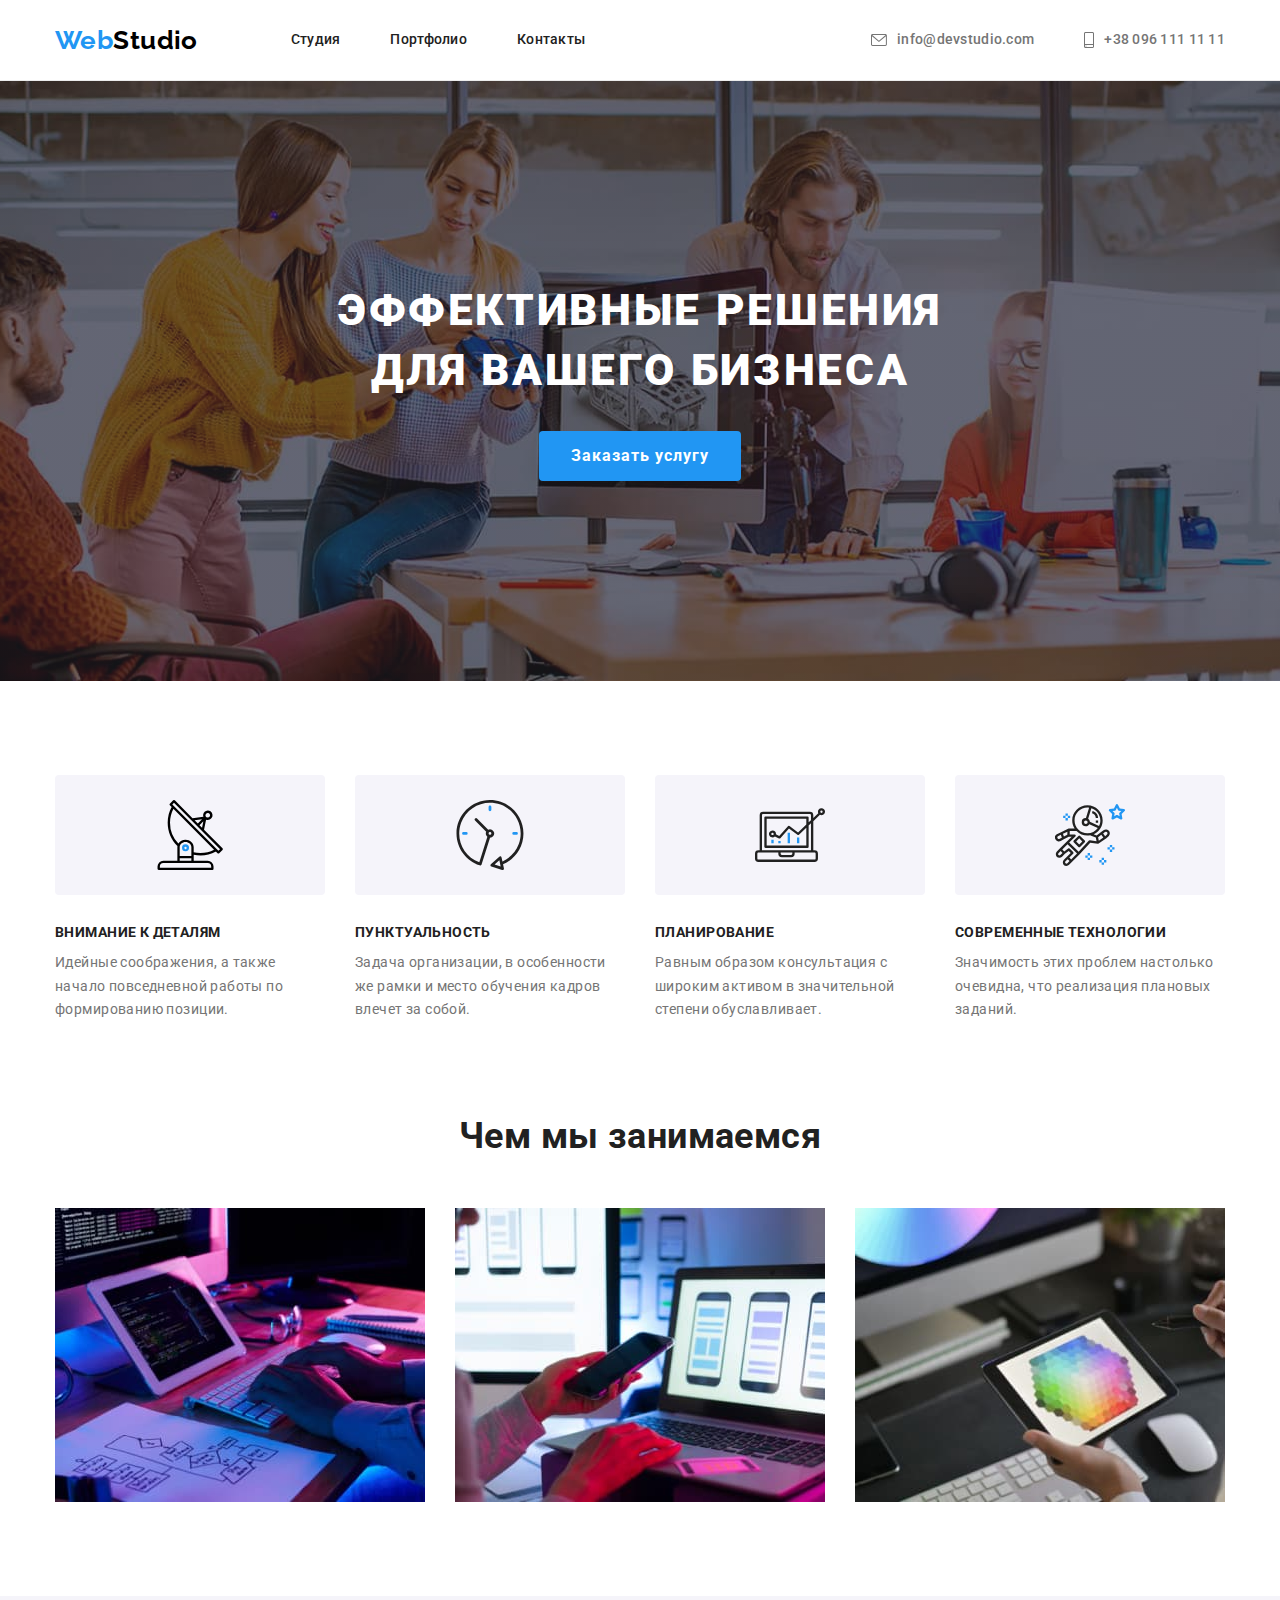
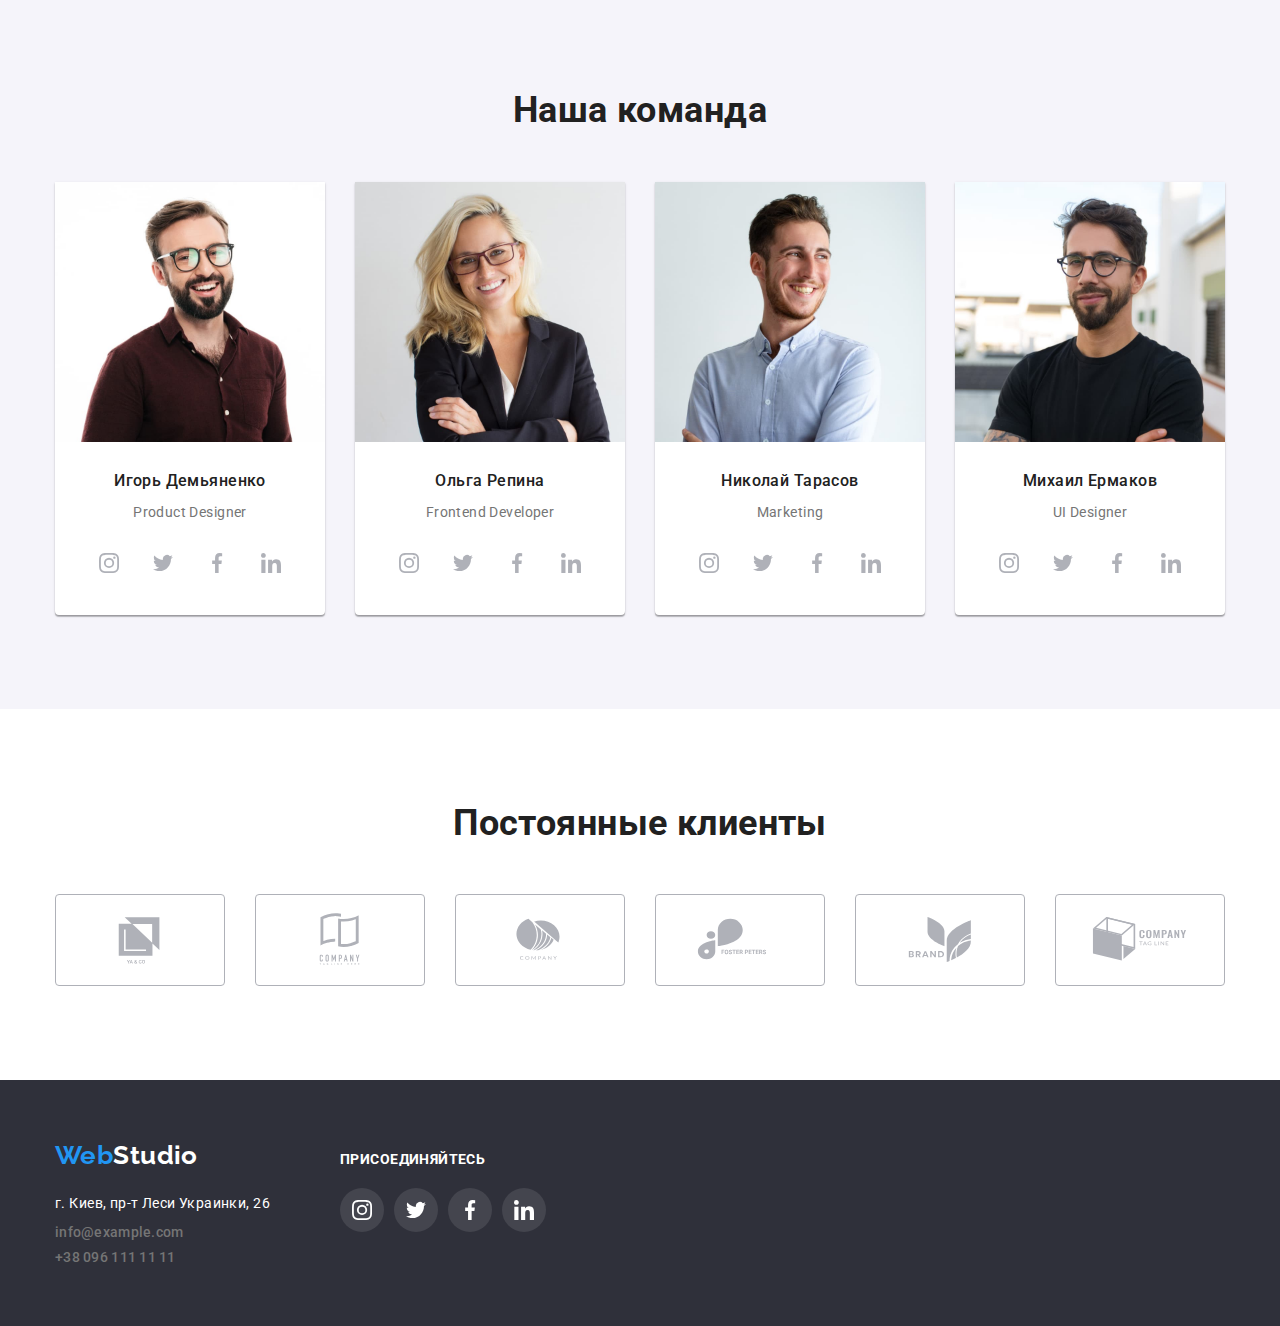
<file: index.html>
<!DOCTYPE html>
<html lang="ru">
  <head>
    <meta charset="UTF-8" />
    <meta http-equiv="X-UA-Compatible" content="IE=edge" />
    <meta name="viewport" content="width=device-width, initial-scale=1.0" />
    <link rel="preconnect" href="https://fonts.gstatic.com" crossorigin />
    <link
      href="https://fonts.googleapis.com/css2?family=Raleway:wght@700&family=Roboto:wght@400;500;700;900&display=swap"
      rel="stylesheet"
    />
    <link
      rel="stylesheet"
      href="https://cdnjs.cloudflare.com/ajax/libs/modern-normalize/1.1.0/modern-normalize.min.css"
    />
    <link rel="stylesheet" href="./css/style.css" />
    <title>WebStudio</title>
  </head>

  <body>
    <header class="header">
      <div class="container">
        <nav class="head-nav">
          <a class="logo" href="./index.html">Web<span class="logo-color">Studio</span></a>

          <ul class="header-list">
            <li class="item"><a class="nav-head-link" href="./index.html">Студия</a></li>
            <li class="item"><a class="nav-head-link" href="./portfolio.html">Портфолио</a></li>
            <li class="item"><a class="nav-head-link" href="">Контакты</a></li>
          </ul>
         </nav>
        <ul class="header-address">
          <li class="item">
            <a class="address" href="mailto:info@devstudio.com">
              <svg class="address-icon-mail" width="16" height="12">
                <use href="./img/icons.svg#icon-mail"></use>
              </svg>
             info@devstudio.com
            </a>
          </li>
          <li class="item icon-phone">
            <a class="address" href="tel:+380961111111">
              <svg class="address-icon-phone" width="10" height="16">
                <use href="./img/icons.svg#icon-smartphone"></use>
              </svg>
              +38 096 111 11 11</a>
          </li>
        </ul>
      </div>
    </header>
    <main>
      <section class="section-hero">
        <div class="container">
          <h1 class="section-hero-title">
            Эффективные решения<br />
            для вашего бизнеса
          </h1>
          <button class="section-hero-button" type="button">Заказать услугу</button>
        </div>
      </section>

      <section class="section-slogans section"> 
        <div class="container">
            <h2 class="vis-hid">Our slogans</h2>
           <ul class="what-doing-list">
            <li class="item">
              <div class="slog-item">
                <svg class="slog-icon-one">
                <use href="./img/icons.svg#icon-slog-one"></use>
                </svg>
              </div> 
              <h3 class="what-doing-title">Внимание к деталям</h2>
              <p class="text">
                Идейные соображения, а также начало повседневной работы по формированию позиции.
              </p>
            </li>
            <li class="item">
              <div class="slog-item">
                <svg class="slog-icon-one">
                <use href="./img/icons.svg#icon-slog-two"></use>
                </svg>
              </div>            
              <h3 class="what-doing-title">Пунктуальность</h2>
              <p class="text">
                Задача организации, в особенности же рамки и место обучения кадров влечет за собой.
              </p>             
            </li>
            <li class="item">
              <div class="slog-item">
                <svg class="slog-icon-one">
                <use href="./img/icons.svg#icon-slog-three"></use>
                </svg>
              </div> 
              <h3 class="what-doing-title">Планирование</h2>
              <p class="text">
                Равным образом консультация с широким активом в значительной степени обуславливает.
              </p>            
            </li>
            <li class="item"> 
              <div class="slog-item">
                <svg class="slog-icon-one">
                <use href="./img/icons.svg#icon-slog-four"></use>
                </svg>
              </div>      
              <h3 class="what-doing-title">Современные технологии</h2>
              <p class="text">Значимость этих проблем настолько очевидна, что реализация плановых заданий.</p>
            </li>
          </ul>
        
      </section>

      <section class="section-what-doing section">
        <div class="container">
         

          <h2 class="biggest-title">Чем мы занимаемся</h2>
          <ul class="work-process-fotos">
            <li class="item">
              <img
                src="./img/doing-section/img.jpg"
                width="370"
                height="294"
                alt="формирование скелета проекта"
              />
            </li>
            <li class="item">
              <img
                src="./img/doing-section/img1.jpg"
                width="370"
                height="294"
                alt="адаптация проекта"
              />
            </li>
            <li class="item">
              <img
                src="./img/doing-section/img2.jpg"
                width="370"
                height="294"
                alt="дизайн проекта"
              />
            </li>
          </ul>
        </div>
      </section>

      <section class="our-team section">
        <div class="container">
          <h2 class="biggest-title">Наша команда</h2>
          <ul class="list">
            <li class="our-team-card">
              <img
                src="./img/our-team/img4.jpg"
                width="270"
                height="260"
                alt="фотография члена команды 1"
              />
              <div class="under-card">
                <h3 class="our-team-names">Игорь Демьяненко</h4>
                <p class="position">Product Designer</p>
                <ul class="social-media-list">
                  <li class="item"><a class="our-social-media" href="" aria-label="ссылка на социальную сеть">
                    <svg   width="20" height="20">
                      <use href="./img/icons.svg#icon-instagram">
                      </use>
                    </svg></a>
                  </li>
                  <li class="item">
                      <a class="our-social-media" href="" aria-label="ссылка на социальную сеть">
                    <svg   width="20" height="20">
                      <use href="./img/icons.svg#icon-twit">
                      </use>
                    </svg></a>
                  </li>
                  <li class="item">
                    <a class="our-social-media" href="" aria-label="ссылка на социальную сеть">
                    <svg   width="20" height="20" >
                      <use href="./img/icons.svg#icon-facebook">
                      </use>
                    </svg></a>
                  </li>
                  <li class="item">
                     <a class="our-social-media" href="" aria-label="ссылка на социальную сеть">
                    <svg   width="20" height="20" >
                      <use href="./img/icons.svg#icon-linkedin">
                      </use>
                    </svg></a>
                  </li>
                </ul>
              </div>  
            </li>
            <li class="our-team-card">
              <img
                src="./img/our-team/img5.jpg"
                width="270"
                height="260"
                alt="фотография члена команды 2"
              />
              <div class="under-card">
                <h3 class="our-team-names">Ольга Репина</h4>
                <p class="position">Frontend Developer</p>
                <ul class="social-media-list">
                  <li class="item"><a class="our-social-media" href="" aria-label="ссылка на социальную сеть">
                    <svg   width="20" height="20">
                      <use href="./img/icons.svg#icon-instagram">
                      </use>
                    </svg></a>
                  </li>
                  <li class="item">
                      <a class="our-social-media" href="" aria-label="ссылка на социальную сеть">
                    <svg   width="20" height="20">
                      <use href="./img/icons.svg#icon-twit">
                      </use>
                    </svg></a>
                  </li>
                  <li class="item">
                    <a class="our-social-media" href="" aria-label="ссылка на социальную сеть">
                    <svg   width="20" height="20" >
                      <use href="./img/icons.svg#icon-facebook">
                      </use>
                    </svg></a>
                  </li>
                  <li class="item">
                     <a class="our-social-media" href="" aria-label="ссылка на социальную сеть">
                    <svg   width="20" height="20" >
                      <use href="./img/icons.svg#icon-linkedin">
                      </use>
                    </svg></a>
                  </li>
                </ul>
              </div>       
            </li>
            <li class="our-team-card">
              <img
                src="./img/our-team/img6.jpg"
                width="270"
                height="260"
                alt="фотография члена команды 3"
              />
              <div class="under-card">
                <h3 class="our-team-names">Николай Тарасов</h4>
                <p class="position">Marketing</p>
                <ul class="social-media-list">
                  <li class="item"><a class="our-social-media" href="" aria-label="ссылка на социальную сеть">
                    <svg   width="20" height="20">
                      <use href="./img/icons.svg#icon-instagram">
                      </use>
                    </svg></a>
                  </li>
                  <li class="item">
                      <a class="our-social-media" href="" aria-label="ссылка на социальную сеть">
                    <svg   width="20" height="20">
                      <use href="./img/icons.svg#icon-twit">
                      </use>
                    </svg></a>
                  </li>
                  <li class="item">
                    <a class="our-social-media" href="" aria-label="ссылка на социальную сеть">
                    <svg   width="20" height="20" >
                      <use href="./img/icons.svg#icon-facebook">
                      </use>
                    </svg></a>
                  </li>
                  <li class="item">
                     <a class="our-social-media" href="" aria-label="ссылка на социальную сеть">
                    <svg   width="20" height="20" >
                      <use href="./img/icons.svg#icon-linkedin">
                      </use>
                    </svg></a>
                  </li>
                </ul>
              </div>  
            </li>
            <li class="our-team-card">
              <img
                src="./img/our-team/img7.jpg"
                width="270"
                height="260"
                alt="фотография члена команды 4"
              />
                <div class="under-card">
                <h3 class="our-team-names">Михаил Ермаков</h4>
                <p class="position">UI Designer</p>
                <ul class="social-media-list">
                  <li class="item"><a class="our-social-media" href="" aria-label="ссылка на социальную сеть">
                    <svg   width="20" height="20">
                      <use href="./img/icons.svg#icon-instagram">
                      </use>
                    </svg></a>
                  </li>
                  <li class="item">
                      <a class="our-social-media" href="" aria-label="ссылка на социальную сеть">
                    <svg   width="20" height="20">
                      <use href="./img/icons.svg#icon-twit">
                      </use>
                    </svg></a>
                  </li>
                  <li class="item">
                    <a class="our-social-media" href="" aria-label="ссылка на социальную сеть">
                    <svg   width="20" height="20" >
                      <use href="./img/icons.svg#icon-facebook">
                      </use>
                    </svg></a>
                  </li>
                  <li class="item">
                     <a class="our-social-media" href="" aria-label="ссылка на социальную сеть">
                    <svg   width="20" height="20" >
                      <use href="./img/icons.svg#icon-linkedin">
                      </use>
                    </svg></a>
                  </li>
                </ul>
                </div>  
              </li>
          </ul>
        </div>
      </section>

      <section class="our-clients-section">
        <div class="container">
          <h2 class="biggest-title">Постоянные клиенты</h2>
          <ul class="clients-list">
            <li class="item">
              <a class="client-link" href="" aria-label="ссылка клиента">
                <svg class="client-icon" width="106" height="60">
                  <use href="./img/icons.svg#icon-client-one"></use>
                </svg>
              </a>
            </li>
            <li class="item">
               <a class="client-link" href="" aria-label="ссылка клиента">
                <svg class="client-icon" width="106" height="60"">
                  <use href="./img/icons.svg#icon-client-two"></use>
                </svg>
              </a>
            </li>
            <li class="item">
              <a class="client-link" href="" aria-label="ссылка клиента">
                <svg class="client-icon" width="106" height="60">
                  <use href="./img/icons.svg#icon-client-three"></use>
                </svg>
              </a>
            </li>
            <li class="item">
              <a class="client-link" href="" aria-label="ссылка клиента">
                <svg class="client-icon" width="106" height="60" >
                  <use href="./img/icons.svg#icon-client-four"></use>
                </svg>
              </a>
            </li>
            <li class="item">
              <a class="client-link" href="" aria-label="ссылка клиента">
                <svg class="client-icon" width="106" height="60">
                  <use href="./img/icons.svg#icon-client-five"></use>
                </svg>
              </a>
            </li>
            <li class="item">
              <a class="client-link" href="" aria-label="ссылка клиента">
                <svg class="client-icon" width="106" height="60">
                  <use href="./img/icons.svg#icon-client-six"></use>
                </svg>
              </a>
            </li>
          </ul>


        </div>


      </section>

    </main>

    <footer class="footer">
      <div class="container footer">
        <div class="address-container">
          <a class="logo" href="./index.html">Web<span class="logo-color-footer">Studio</span></a>
        <address class="footer-address-section">
          <ul>
            <li>
              <a
                class="address-map"
                href="https://bit.ly/3pXMvUd"
                target="_blank"
                rel="noopener noreferrer"
                >г. Киев, пр-т Леси Украинки, 26</a
              >
            </li>
            <li class="address-item">
              <a class="address" href="mailto:info@devstudio.com">info@example.com</a>
            </li>
            <li class="address-item">
              <a class="address" href="tel:+380961111111">+38 096 111 11 11</a>
            </li>
          </ul>
        </address>
        </div>
        <div class="footer-social-media">
          <h5 class="foot-soc-title">присоединяйтесь</h5>
          <ul class="social-media-list">
                  <li class="item"><a class="our-social-media" href="" aria-label="ссылка на социальную сеть">
                    <svg   width="20" height="20">
                      <use href="./img/icons.svg#icon-instagram">
                      </use>
                    </svg></a>
                  </li>
                  <li class="item">
                      <a class="our-social-media" href="" aria-label="ссылка на социальную сеть">
                    <svg   width="20" height="20">
                      <use href="./img/icons.svg#icon-twit">
                      </use>
                    </svg></a>
                  </li>
                  <li class="item">
                    <a class="our-social-media" href="" aria-label="ссылка на социальную сеть">
                    <svg   width="20" height="20" >
                      <use href="./img/icons.svg#icon-facebook">
                      </use>
                    </svg></a>
                  </li>
                  <li class="item">
                     <a class="our-social-media" href="" aria-label="ссылка на социальную сеть">
                    <svg   width="20" height="20" >
                      <use href="./img/icons.svg#icon-linkedin">
                      </use>
                    </svg></a>
                  </li>
                </ul>
        </div>
      </div>
    </footer>
  </body>
</html>
</file>
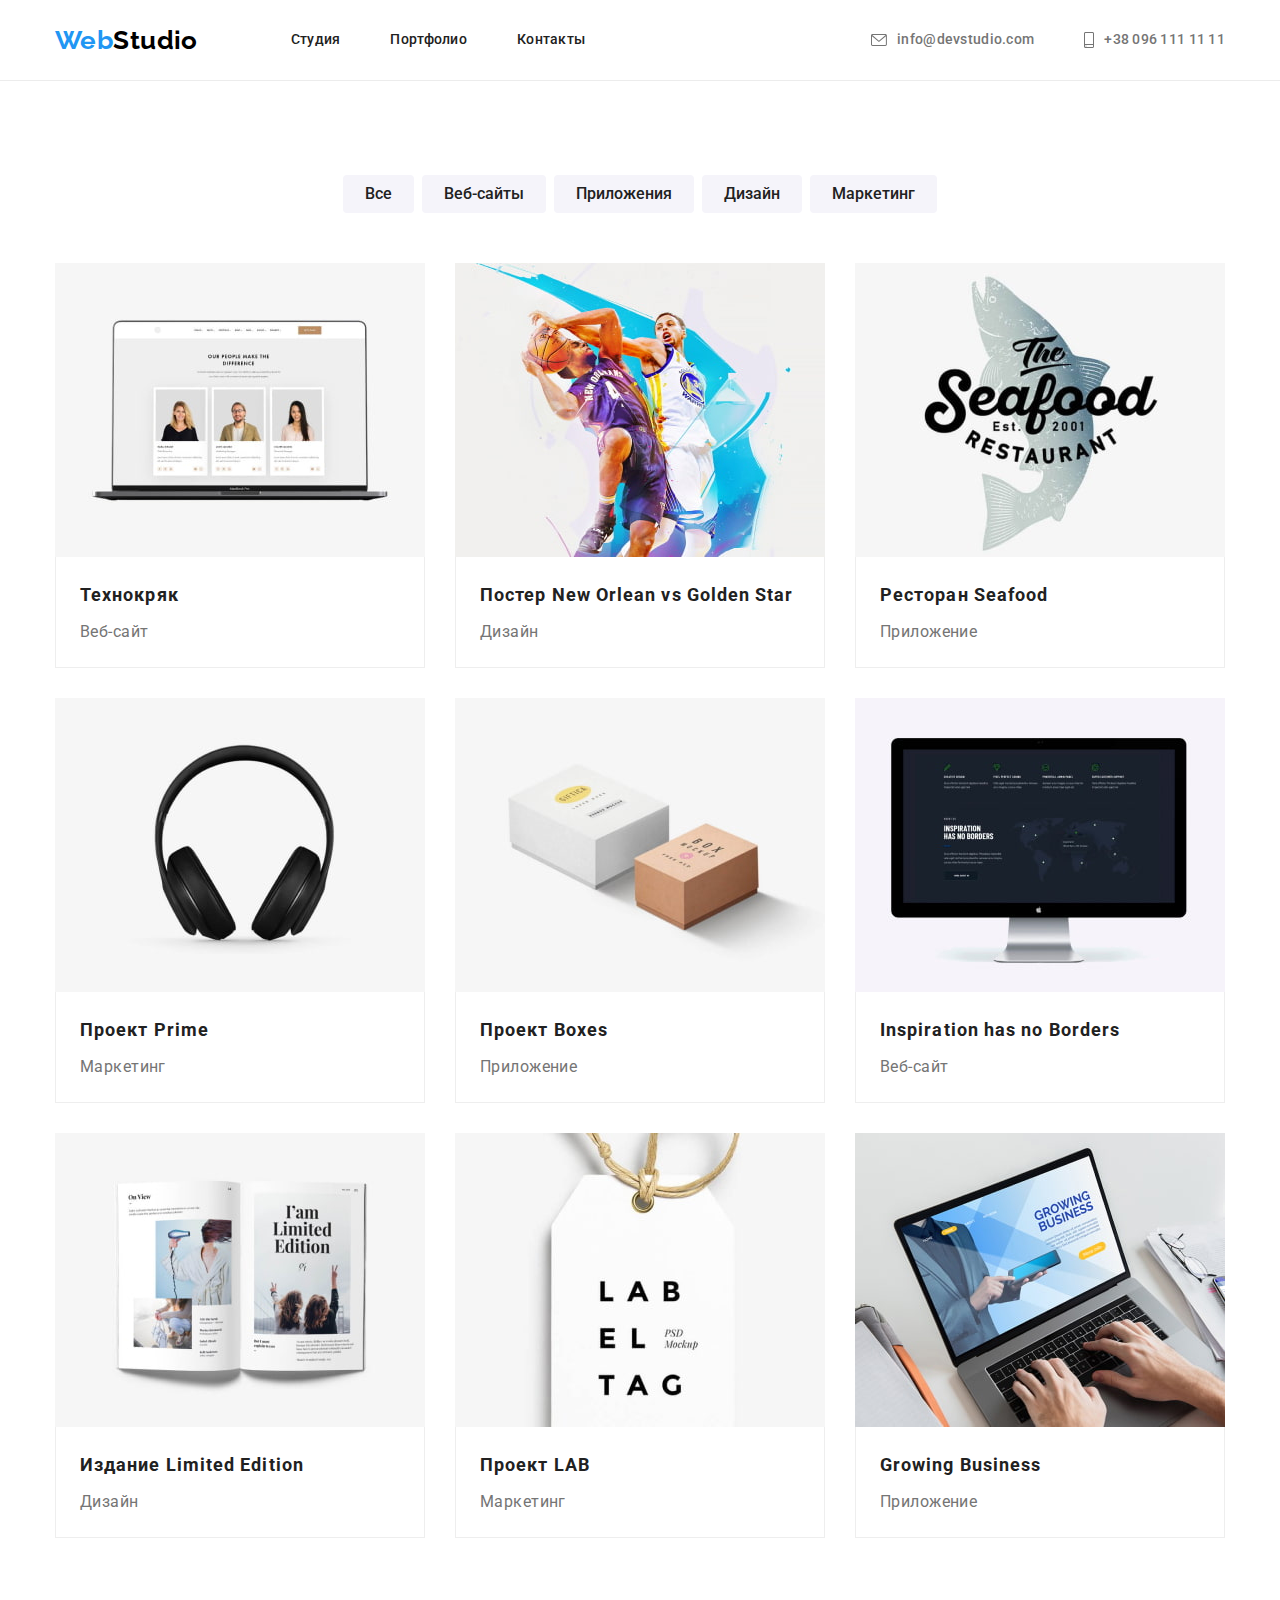
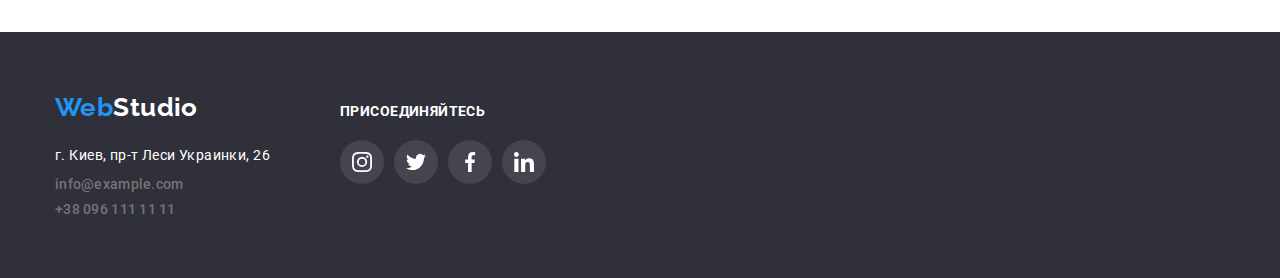
<file: portfolio.html>
<!DOCTYPE html>
<html lang="ru">
  <head>
    <meta charset="UTF-8" />
    <meta http-equiv="X-UA-Compatible" content="IE=edge" />
    <meta name="viewport" content="width=device-width, initial-scale=1.0" />
    <link
      href="https://fonts.googleapis.com/css2?family=Raleway:wght@700&family=Roboto:wght@400;500;700;900&display=swap"
      rel="stylesheet"
    />
    <link
      rel="stylesheet"
      href="https://cdnjs.cloudflare.com/ajax/libs/modern-normalize/1.1.0/modern-normalize.min.css"
    />
    <link rel="stylesheet" href="./css/style.css" />
    <title>WebStudio-Portfolio</title>
  </head>
  <body>
    <header class="header">
      <div class="container">
        <nav class="head-nav">
          <a class="logo" href="./index.html">Web<span class="logo-color">Studio</span></a>

          <ul class="header-list">
            <li class="item"><a class="nav-head-link" href="./index.html">Студия</a></li>
            <li class="item"><a class="nav-head-link" href="./portfolio.html">Портфолио</a></li>
            <li class="item"><a class="nav-head-link" href="">Контакты</a></li>
          </ul>
        </nav>
        <ul class="header-address">
          <li class="item">
            <a class="address" href="mailto:info@devstudio.com">
              <svg class="address-icon-mail" width="16" height="12">
                <use href="./img/icons.svg#icon-mail"></use>
              </svg>
              info@devstudio.com
            </a>
          </li>
          <li class="item icon-phone">
            <a class="address" href="tel:+380961111111">
              <svg class="address-icon-phone" width="10" height="16">
                <use href="./img/icons.svg#icon-smartphone"></use>
              </svg>
              +38 096 111 11 11</a
            >
          </li>
        </ul>
      </div>
    </header>
    <main>
      <section class="section">
        <div class="container">
          <h1 class="vis-hid" lang="en">Portfolio</h1>

          <ul class="buttons-list">
            <li class="item"><button class="portfolio-buttons" type="button">Все</button></li>
            <li class="item">
              <button class="portfolio-buttons" type="button">Веб-сайты</button>
            </li>
            <li class="item">
              <button class="portfolio-buttons" type="button">Приложения</button>
            </li>
            <li class="item"><button class="portfolio-buttons" type="button">Дизайн</button></li>
            <li class="item">
              <button class="portfolio-buttons" type="button">Маркетинг</button>
            </li>
          </ul>

          <ul class="portfolio-expamles">
            <li class="card">
              <a class="main-portfolio-links" href="">
                <img
                  src="./img/portfolio-exapmles/img-1.jpg"
                  alt="пример работы 1"
                  width="370"
                  height="294"
                />
                <div class="border-container">
                  <h2 class="portfolio-name-project">Технокряк</h2>
                  <p class="portfolio-what-project">Веб-сайт</p>
                </div>
              </a>
            </li>

            <li class="card">
              <a class="main-portfolio-links" href="">
                <img
                  src="./img/portfolio-exapmles/img-2.jpg"
                  alt="пример работы 2"
                  width="370"
                  height="294"
                />
                <div class="border-container">
                  <h2 class="portfolio-name-project">Постер New Orlean vs Golden Star</h2>
                  <p class="portfolio-what-project">Дизайн</p>
                </div>
              </a>
            </li>

            <li class="card">
              <a class="main-portfolio-links" href="">
                <img
                  src="./img/portfolio-exapmles/img-3.jpg"
                  alt="пример работы 3"
                  width="370"
                  height="294"
                />
                <div class="border-container">
                  <h2 class="portfolio-name-project">Ресторан Seafood</h2>
                  <p class="portfolio-what-project">Приложение</p>
                </div>
              </a>
            </li>

            <li class="card">
              <a class="main-portfolio-links" href="">
                <img
                  src="./img/portfolio-exapmles/img-4.jpg"
                  alt="пример работы 4"
                  width="370"
                  height="294"
                />
                <div class="border-container">
                  <h2 class="portfolio-name-project">Проект Prime</h2>
                  <p class="portfolio-what-project">Маркетинг</p>
                </div>
              </a>
            </li>

            <li class="card">
              <a class="main-portfolio-links" href="">
                <img
                  src="./img/portfolio-exapmles/img-5.jpg"
                  alt="пример работы 5"
                  width="370"
                  height="294"
                />
                <div class="border-container">
                  <h2 class="portfolio-name-project">Проект Boxes</h2>
                  <p class="portfolio-what-project">Приложение</p>
                </div>
              </a>
            </li>

            <li class="card">
              <a class="main-portfolio-links" href="">
                <img
                  src="./img/portfolio-exapmles/img-6.jpg"
                  alt="пример работы 6"
                  width="370"
                  height="294"
                />
                <div class="border-container">
                  <h2 class="portfolio-name-project">Inspiration has no Borders</h2>
                  <p class="portfolio-what-project">Веб-сайт</p>
                </div>
              </a>
            </li>

            <li class="card">
              <a class="main-portfolio-links" href="">
                <img
                  src="./img/portfolio-exapmles/img-7.jpg"
                  alt="пример работы 7"
                  width="370"
                  height="294"
                />
                <div class="border-container">
                  <h2 class="portfolio-name-project">Издание Limited Edition</h2>
                  <p class="portfolio-what-project">Дизайн</p>
                </div>
              </a>
            </li>

            <li class="card">
              <a class="main-portfolio-links" href="">
                <img
                  src="./img/portfolio-exapmles/img-8.jpg"
                  alt="пример работы 8"
                  width="370"
                  height="294"
                />
                <div class="border-container">
                  <h2 class="portfolio-name-project">Проект LAB</h2>
                  <p class="portfolio-what-project">Маркетинг</p>
                </div>
              </a>
            </li>

            <li class="card">
              <a class="main-portfolio-links" href="">
                <img
                  src="./img/portfolio-exapmles/img-9.jpg"
                  alt="пример работы 9"
                  width="370"
                  height="294"
                />
                <div class="border-container">
                  <h2 class="portfolio-name-project">Growing Business</h2>
                  <p class="portfolio-what-project">Приложение</p>
                </div>
              </a>
            </li>
          </ul>
        </div>
      </section>
    </main>

    <footer class="footer">
      <div class="container footer">
        <div class="address-container">
          <a class="logo" href="./index.html">Web<span class="logo-color-footer">Studio</span></a>
          <address class="footer-address-section">
            <ul>
              <li>
                <a
                  class="address-map"
                  href="https://bit.ly/3pXMvUd"
                  target="_blank"
                  rel="noopener noreferrer"
                  >г. Киев, пр-т Леси Украинки, 26</a
                >
              </li>
              <li class="address-item">
                <a class="address" href="mailto:info@devstudio.com">info@example.com</a>
              </li>
              <li class="address-item">
                <a class="address" href="tel:+380961111111">+38 096 111 11 11</a>
              </li>
            </ul>
          </address>
        </div>
        <div class="footer-social-media">
          <h5 class="foot-soc-title">присоединяйтесь</h5>
          <ul class="social-media-list">
            <li class="item">
              <a class="our-social-media" href="" aria-label="ссылка на социальную сеть">
                <svg width="20" height="20">
                  <use href="./img/icons.svg#icon-instagram"></use></svg
              ></a>
            </li>
            <li class="item">
              <a class="our-social-media" href="" aria-label="ссылка на социальную сеть">
                <svg width="20" height="20">
                  <use href="./img/icons.svg#icon-twit"></use></svg
              ></a>
            </li>
            <li class="item">
              <a class="our-social-media" href="" aria-label="ссылка на социальную сеть">
                <svg width="20" height="20">
                  <use href="./img/icons.svg#icon-facebook"></use></svg
              ></a>
            </li>
            <li class="item">
              <a class="our-social-media" href="" aria-label="ссылка на социальную сеть">
                <svg width="20" height="20">
                  <use href="./img/icons.svg#icon-linkedin"></use></svg
              ></a>
            </li>
          </ul>
        </div>
      </div>
    </footer>
  </body>
</html>
</file>
<file: css/style.css>
:root{
    --primary-text-color: #757575;
    --title-color:#212121;
    --accent-color: #2196F3;
    --logo-color: #000000;
    --hero-bgc:#C4C4C4;
    --hero-overlay: #2f303a66;
    --foot-bgc:#2f303a;
    --body-bgc: #FFFFFF;
    --our-team-bgc: #F5F4FA;
    --footer-contacts:#ffffff99;
    --header-bgc:#ECECEC;
    --border-col:#EEEEEE;
    --soc-media-bg:#AFB1B8;
    --foot-soc-media-bgc: #ffffff1a;


}
h1,h2,h3,h4,h5,h6,p{margin: 0;}

img{display: block;
max-width: 100%;
height: auto;}


ul{
    list-style: none;
    margin: 0;
    padding: 0;
}
body {
    margin: 0;

    background-color: var(--body-bgc);
    color:var(--primary-text-color) ;

    font-family: Roboto,sans-serif;
    font-size: 14px;
    line-height: 1.71;
    letter-spacing: 0.03em;
    
}

/* -------- 

=====> index 

---------- */

/* class to all sections ==> */
.section{
    padding: 94px 0;
}


.container{
    margin-left: auto;
    margin-right: auto;
    width: 1200px;
    padding-left: 15px;
    padding-right: 15px;
    

    /* outline: 2px purple solid; */
}

/* 
=====> header
 */
 .header {
     border-bottom: 1px solid var(--header-bgc);
 }
 .header .container{
     display: flex;

 }
.head-nav{
    display: flex;
    align-items: center;
    
}
.logo{
    color:  var(--accent-color);

    text-decoration: none;
    font-family: Raleway;
    font-weight: 700;
    font-size: 26px;
    line-height: 1.17;
  
}

.logo-color{
 color: var(--logo-color);
}

.header-list{
    display: flex;
    margin-left: 93px;
    }
.header-list .item:not(:last-child){
    margin-right: 50px;
}

.nav-head-link{
    display: block;
    padding-top: 32px;
    padding-bottom: 32px;
   
    font-weight: 500;
    font-size: 14px;
    line-height: 1.14;
    letter-spacing: 0.02em;

    color: var(--title-color);
    text-decoration: none;
}

.nav-head-link:hover, 
.nav-head-link:focus{
   color: var(--accent-color);
}


.header-address{
    display: flex;
    margin-left: auto;
    
}
.header-address .item:not(:last-child){
    margin-right: 50px;
}


.header-address .item{
    display: flex;
    align-items: center;
}

.address{
    display: flex;
    align-items: center;
   
    color: var(--primary-text-color);
    text-decoration: none;

    font-weight: 500;
    font-size: 14px;
    line-height: 1.14;
    letter-spacing: 0.02em;
    font-style: normal;
}
.header-address .address{
    padding-top: 32px;
    padding-bottom: 32px;

}


.address:hover,
.address:focus{
    color: var(--accent-color);
    
}

.address:visited{
    color: var(--primary-text-color);
}


.address-icon-mail{
    margin-right: 10px;

    fill: var(--primary-text-color);

}

.address:hover .address-icon-mail,
.address:focus .address-icon-mail{
    fill: var(--accent-color);
}


.address-icon-phone{
    margin-right: 10px;

    fill: var(--primary-text-color);
}
.address:hover .address-icon-phone,
.address:focus .address-icon-phone{
    fill: var(--accent-color);
}




/* main */
/* 

=====>sec hero
 */

.section-hero{
    background-color: var(--hero-bgc);
    background-image: linear-gradient(to right, var(--hero-overlay),var(--hero-overlay)), url('../img/hero-bg.jpg');
    background-repeat: no-repeat;
    background-position: center;
    background-size: cover;
    max-width: 1600px;
    margin-left: auto;
    margin-right: auto;
        
    color:var(--body-bgc) ;

    text-align: center;
    padding: 200px 0px;
}
.section-hero-title{
    
    margin-bottom: 30px;

    font-weight: 900;
    font-size: 44px;
    line-height: 1.36;
    
    letter-spacing: 0.06em;
    text-transform: uppercase;
}
.section-hero-button{
    display: inline-block;
    min-width: 200px;
    height: 50px;  
    border-radius: 4px;
    padding: 10px 32px;
    border: 0px;

    cursor: pointer;
    color: var(--body-bgc);
    background-color: var(--accent-color);

    font-weight: 700;
    font-size: 16px;
    line-height: 1.88;
    align-items: center;
    text-align: center;
    letter-spacing: 0.06em;
    
}
/* 
====>sec slogans 
*/
.vis-hid{
    position: absolute;
    clip: rect(0 0 0 0);
    width: 0;
    height: 0;
    margin: -1px;
}


/* 
====>sec what doing sec
*/
.section-what-doing{
    padding-top: 0;
}
.what-doing-list{
    display: flex;
 }
.what-doing-list .text{
    width: 270px;
}

.what-doing-list .item:not(:last-child){
    margin-right: 30px;
}

.slog-item{
    width: 100%;
    height: 120px;
    margin-bottom: 30px;

    background-color: var(--our-team-bgc);
    border-radius: 4px;
    display: flex;
    justify-content: center;
    align-items: center;
}
.slog-icon-one{
    width: 70px;
    height: 70px;
}


.what-doing-title{
    margin-bottom: 10px;

    color: var(--title-color);

    font-weight: 700;
    font-size: 14px;
    line-height: 1.14;
    text-transform: uppercase;
    
}

.biggest-title{
    margin-bottom: 50px;

    color: var(--title-color);

    font-weight: 700;
    font-size: 36px;
    line-height: 1.16;
    text-align: center;
}

.work-process-fotos{
    display: flex;
}


.work-process-fotos .item:not(:last-child){
    margin-right: 30px;
}

/* 
=====>sec our-team
 */

.our-team{
    background-color: var(--our-team-bgc);
}
.our-team-names{
    margin-bottom: 10px;
   
    color: var(--title-color);

    font-weight: 500;
    font-size: 16px;
    line-height: 1.18;
}

.position{
    margin-bottom: 16px;
}

.our-team-card{
    background-color: var(--body-bgc);
    
    text-align: center;
    

    box-shadow: 0px 1px 3px rgba(0, 0, 0, 0.12), 0px 1px 1px rgba(0, 0, 0, 0.14), 0px 2px 1px rgba(0, 0, 0, 0.2);
    border-radius: 0px 0px 4px 4px;
}

.under-card{
    padding: 30px 0;
}

.social-media-list{
    display: flex;
    justify-content: center;
}
.social-media-list .item:not(:last-child){
    margin-right: 10px;
}

.our-social-media{
    width: 44px;
    height: 44px;
    padding: 0;
    
    fill: var(--soc-media-bg);
    display: flex;
    justify-content: center;
    align-items: center;
}

.our-social-media:hover,
.our-social-media:focus{
    background-color: var(--accent-color);
    border-radius: 50%;
    fill: var(--body-bgc);
}   

.our-team .list{
    display: flex;

}

.our-team-card:not(:last-child){
    margin-right: 30px;
}

/* 

=====>our clients

*/

.our-clients-section{
    padding-top: 94px;
    padding-bottom: 94px;
}
.clients-list .item{
    height: 92px;
    width: 170px;
}
.clients-list{
    display: flex;
    justify-content: center;
    align-items: center;
}
.clients-list .item:not(:last-child){
    margin-right: 30px;
}


.client-link{
    display: flex;
    justify-content: center;
    align-items: center;
      
    height: 100%;
    width: 100%;

    border: 1px solid var(--soc-media-bg);
    border-radius: 4px;
}
.client-link:hover,
.client-link:focus{
    border: 1px solid var(--accent-color);
}

.client-link:hover .client-icon,
.client-link:focus .client-icon{
    fill: var(--accent-color);
}

.client-icon{
    fill: var(--soc-media-bg); 
}




/* footer */




.logo-color-footer{
    color: var(--body-bgc);
}

.footer{
    background-color: var(--foot-bgc);
    color: var(--body-bgc); 

}

.container.footer{
    display: flex;
    align-items: baseline;
     padding-top: 60px;
    padding-bottom: 60px;
}

.address-container{
    margin-right: 70px;
}


.address-map{
    color: var(--body-bgc);

    text-decoration: none;
    font-style: normal;

}
.address-map:hover,
.address-map:focus{
    color: var(--accent-color);
}

.footer-address-section{
    margin-top: 20px;
}


.address-item{
    margin-top: 9px;
}

.footer-social-media{
    
}

.foot-soc-title{
    color: var(--body-bgc);
    font-weight: 700;
    font-size: 14px;
    line-height: 1.14;

    text-transform: uppercase;
    margin-bottom: 20px;
}

.footer-social-media .our-social-media{
    fill: var(--body-bgc);
    background-color:  var(--foot-soc-media-bgc) ;
    border-radius: 50%;
}
.footer-social-media .our-social-media:hover,
.footer-social-media .our-social-media:focus{
    background-color: var(--accent-color);
}





/* -------- 
=====>Portfolio
---------- */




.buttons-list{
    margin-bottom: 50px;
    display: flex;
    justify-content: center;
}
.buttons-list .item:not(:last-child){
    margin-right: 8px;
}


.portfolio-buttons{
    
    border: 0;
    border-radius: 4px;
    height: 38px;
    padding: 6px 22px;

    color: var(--title-color);
    background-color: var(--our-team-bgc);
    cursor: pointer;

    font-weight: 500;
    font-size: 16px;
    line-height: 1.62;
    text-align: center;
}
.portfolio-buttons:hover,
.portfolio-buttons:focus{
    background-color: var(--accent-color);
    color: var(--body-bgc);

    box-shadow: 0px 3px 1px rgba(0, 0, 0, 0.1), 0px 1px 2px rgba(0, 0, 0, 0.08), 0px 2px 2px rgba(0, 0, 0, 0.12);
}


.main-portfolio-links{
    text-decoration: none;
    display: block; 
    
}
.main-portfolio-links:hover,
.main-portfolio-links:focus{
    box-shadow: 0px 1px 1px rgba(0, 0, 0, 0.12), 0px 4px 4px rgba(0, 0, 0, 0.06), 1px 4px 6px rgba(0, 0, 0, 0.16);

}

.portfolio-expamles{
    display: flex;
    flex-wrap: wrap;
}
.portfolio-expamles .card{
    width: 370px;
    
    margin-right: 30px;
    margin-bottom: 30px;
}



.portfolio-expamles .card:nth-child(3n){
    margin-right: 0;
}

.portfolio-expamles .card:nth-last-child(-n+3){
    margin-bottom: 0;
}

.border-container{
    padding: 20px 24px;
    border: 1px solid var(--border-col);
    border-top: none;
}


.portfolio-name-project{
 
   margin-bottom: 4px;
   

    font-weight: 700;
    font-size: 18px;
    line-height: 2;
    letter-spacing: 0.06em;

    color: var(--title-color);
}

.portfolio-what-project{
    font-size: 16px;
    line-height: 1.88;

    color: var(--primary-text-color);
}
</file>
